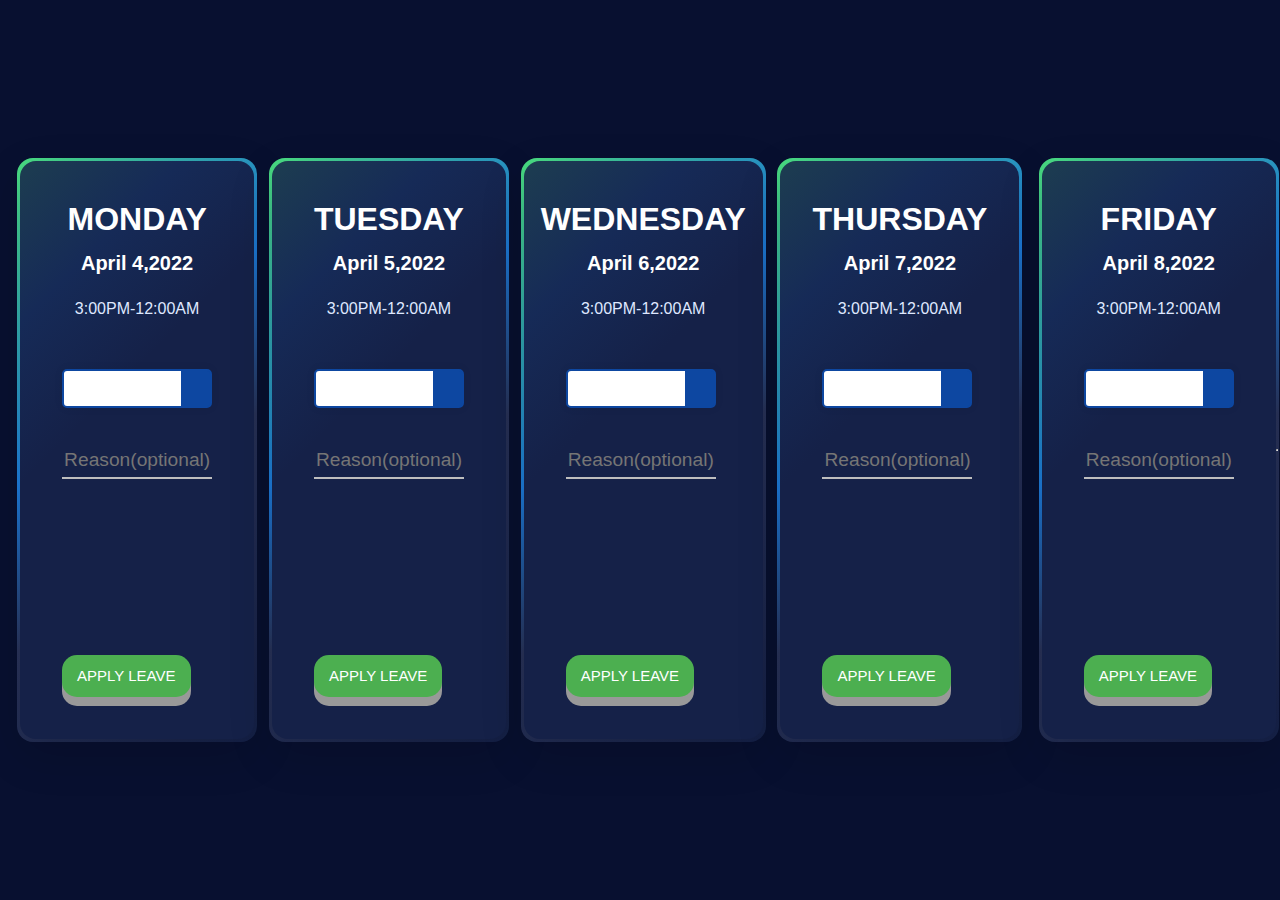
<file: card.html>
<html>
<head>
 <!--<link rel="stylesheet" href="https://cdnjs.cloudflare.com/ajax/libs/font-awesome/5.15.4/css/all.min.css" integrity="sha512-1ycn6IcaQQ40/MKBW2W4Rhis/DbILU74C1vSrLJxCq57o941Ym01SwNsOMqvEBFlcgUa6xLiPY/NS5R+E6ztJQ==" crossorigin="anonymous" referrerpolicy="no-referrer" />--> 

<style>

:root {  
       --c-blue-900: #081030;  
       --c-blue-800: #111b40;  
       --c-blue-700: #152148;  
       --c-blue-500: #1d7bdb;  
       --c-blue-300: #293359;  
       --c-blue-200: #4e5985;  
       --c-blue-100: #dfe8ff;  
       --c-green-400: #4ade80;  
 }  
 /* Some basic CSS overrides */  
  body {  
       line-height: 1.5;  
       font-family: "Outfit", sans-serif;  
       display: flex;  
       align-items: center;  
       justify-content: center;  
       background-color: var(--c-blue-900);  
       color: var(--c-blue-100);  
       padding: 5vh 25px;  
 }  
  button, input, select, textarea {  
       font: inherit;  
 }  
  a {  
       color: inherit;  
 }  
 /* End basic CSS override */  
  .price-table {  
       background-color: var(--c-blue-700);  
       border-radius: 16px;  
       max-width: 155px;  
       padding: 42px;  
       display: flex;  
       flex-direction: column;  
       box-shadow: 0 15px 45px 0 rgba(0, 0, 0, 0.15);  
       position: relative;  
       background-image: linear-gradient(135deg, rgba(74, 222, 128, 0.15), rgba(29, 123, 219, 0.1) 20%, var(--c-blue-700) 40%, var(--c-blue-700) 100%);  
 }  
  .price-table:after {  
       content: "";  
       display: block;  
       top: -3px;  
       left: -3px;  
       bottom: -3px;  
       right: -3px;  
       z-index: -1;  
       position: absolute;  
       border-radius: 16px;  
       background-image: linear-gradient(135deg, var(--c-green-400), var(--c-blue-500) 40%, var(--c-blue-300) 60%, var(--c-blue-700) 100%);  
 }  
  .price-table .price {  
       font-size: 2rem;  
       line-height: 1;  
       font-weight: 700;  
       display: inline-flex;  
       align-self: center;  
       align-items: center;  
       gap: 4px;  
       position: relative;  
       color: #fff;  
 }  
  .price-table .price small {  
       font-size: 1.25rem;  
       font-weight: 400;  
       position: absolute;  
       left: -1.5ch;  
 }  
  .price-table .title {  
       font-size: 1.25rem;  
       font-weight: 600;  
       line-height: 1.25;  
       text-align: center;  
       margin-top: 16px;  
       color: #fff;  
 }  
  .price-table .description {  
       font-size: 1rem;  
       text-align: center;  
       margin-top: 4px;  
 }  
  .features {  
       margin-top: 32px;  
 }  
  .feature {  
       position: relative;  
 }  
  .feature + .feature {  
       margin-top: 16px;  
 }  
  .feature summary {  
       display: inline-flex;  
       align-items: center;  
       list-style: none;  
 }  
  .feature summary::-webkit-details-marker {  
       display: none;  
 }  
  .feature[open] summary:after {  
       content: "";  
       display: block;  
       top: 0;  
       left: 0;  
       right: 0;  
       bottom: 0;  
       position: fixed;  
       z-index: 50;  
 }  
  .feature[open] div {  
       animation: scale 0.15s ease;  
 }  
  .feature .checkmark {  
       width: 24px;  
       height: 24px;  
       border-radius: 50%;  
       background-color: var(--c-green-400);  
       display: flex;  
       align-items: center;  
       justify-content: center;  
       margin-right: 12px;  
 }  
  .feature .checkmark svg {  
       width: 18px;  
       height: 18px;  
       color: #fff;  
 }  
  .feature .question-icon {  
       display: flex;  
       align-items: center;  
       margin-left: 6px;  
       cursor: pointer;  
 }  
  .feature .answer {  
       padding: 12px;  
       background-color: var(--c-blue-800);  
       border-radius: 6px;  
       position: absolute;  
       top: -12px;  
       z-index: 100;  
       transform: translatey(-100%) translatex(-50%);  
       transform-origin: bottom center;  
       width: 80%;  
       left: 50%;  
       border: 1px solid var(--c-blue-300);  
       box-shadow: 0 15px 30px 0 rgba(0, 0, 0, 0.1);  
 }  
  @keyframes scale {  
       0% {  
            transform: translatey(-100%) translatex(-50%) scale(0);  
      }  
       100% {  
            transform: translatey(-100%) translatex(-50%) scale(1);  
      }  
 }
.container{  
   width: 150px;  
   position: relative;  
 }  
 .btn{  
   width: 100%;  
   height: 35px;  
   cursor: pointer;  
   position: relative;  
   display: flex;  
 }  
 .btn::before{  
   content: 'Reason';  
   display: flex;  
   align-items: center;  
   width: 100%;  
   height: 100%;  
   background: white;  
   border-radius: 5px;  
   box-shadow: 0 0 10px rgba(0, 0, 0, 0.062);  
   border: 2px solid #0D47A1;  
   padding-left: 1em;  
   background: linear-gradient(to right, white 80%, #0D47A1 20%);  
 }  
 .btn::after{  
   content: '\f062';  
   position: absolute;  
   right: 0;  
   display: flex;  
   align-items: center;  
   justify-content: center;  
   font-family: 'Font Awesome 5 Free';  
   font-weight: 700;  
   width: 20%;  
   height: 110%;  
   color: white;  
   transform: rotate(180deg);  
   transition: all .4s;  
 }  
 .btn:checked::after{  
   transform: rotate(0deg);  
 }  
 .list{  
   position: absolute;  
   margin-top: 0.5em;  
   width: 100%;  
   height: 175px;  
   clip-path: polygon(0 0, 100% 0, 100% 0, 0 0);  
   display: flex;  
   flex-direction: column;  
   transition: all .4s;  
 }  
 input:checked ~ .list{  
   clip-path: none;  
 }  
 .list a{  
   height: 25%;  
   display: flex;  
   align-items: center;  
   padding: 0.3em 0 0.3em 1em;  
   text-decoration: none;  
   margin: 0.3em 0;  
   background: white;  
   color: rgb(36, 36, 36);  
   border-radius: 5px;  
   box-shadow: 0 0 10px rgba(0, 0, 0, 0.062);  
   transition: background .4s;  
 }  
 .list a:hover{  
   background: #FF5F6D;  
   color: white;  
 }   
input{
    width: 150px;
    height: 35px;
    margin: 8px 0;
    font-size: 1.2rem;
    border: none;
    background: transparent;
    outline: none;
    color: white;

}
.text{
    border-bottom: 2px solid rgb(190,190,190);
}
.button {
  display: inline-block;
  padding: 10px 15px;
  font-size: 15px;
  cursor: pointer;
  text-align: center;
  text-decoration: none;
  outline: none;
  color: #fff;
  background-color: #4CAF50;
  border: none;
  border-radius: 15px;
  box-shadow: 0 9px #999;
}

.button:hover {background-color: #3e8e41}

.button:active {
  background-color: #3e8e41;
  box-shadow: 0 5px #666;
  transform: translateY(4px);
}
</style>
</head>
<body>

&nbsp&nbsp&nbsp&nbsp
<div class="price-section">  
      <article class="price-table">  
           <div class="price">MONDAY</div>  
           <h2 class="title">April 4,2022</h2>  
           <p class="description">3:00PM-12:00AM 
           </p>  
           <br>
<div class="container">  
     <input type="checkbox" name="" id="" class="btn" placeholder="Select Category">  
     <div class="list">  
       <a href="#">&nbspSick Leave</a>  
       <a href="#">&nbspCasual Leave</a>  
       <a href="#">&nbspOther</a>      
     </div> 
           </div>  <br>

        <input type="email" name="" id="" class="text" placeholder="Reason(optional)"><br>
<br><br><br>  <br><br><br> <a href="applied.html"> <button class="button">APPLY LEAVE</button></a>
      </article>  </div>&nbsp&nbsp&nbsp&nbsp
<div class="price-section">  
      <article class="price-table">  
           <div class="price">TUESDAY</div>  
           <h2 class="title">April 5,2022</h2>  
           <p class="description">3:00PM-12:00AM 
           </p>  
           <br>
<div class="container">  
     <input type="checkbox" name="" id="" class="btn" placeholder="Select Category">  
     <div class="list">  
       <a href="#">&nbspSick Leave</a>  
       <a href="#">&nbspCasual Leave</a>  
       <a href="#">&nbspOther</a>      
     </div> 
           </div>  <br>

        <input type="email" name="" id="" class="text" placeholder="Reason(optional)"><br>
<br><br><br>  <br><br><br><a href="applied.html"> <button class="button">APPLY LEAVE</button></a>
      </article>  </div>&nbsp&nbsp&nbsp&nbsp

<div class="price-section">  
      <article class="price-table">  
           <div class="price">WEDNESDAY</div>  
           <h2 class="title">April 6,2022</h2>  
           <p class="description">3:00PM-12:00AM 
           </p>  
           <br>
<div class="container">  
     <input type="checkbox" name="" id="" class="btn" placeholder="Select Category">  
     <div class="list">  
       <a href="#">&nbspSick Leave</a>  
       <a href="#">&nbspCasual Leave</a>  
       <a href="#">&nbspOther</a>      
     </div> 
           </div>  <br>

        <input type="email" name="" id="" class="text" placeholder="Reason(optional)"><br>
<br><br><br>  <br><br><br> <a href="applied.html"> <button class="button">APPLY LEAVE</button></a>
      </article>  </div>&nbsp&nbsp&nbsp&nbsp

<div class="price-section">  
      <article class="price-table">  
           <div class="price">THURSDAY</div>  
           <h2 class="title">April 7,2022</h2>  
           <p class="description">3:00PM-12:00AM 
           </p>  
           <br>
<div class="container">  
     <input type="checkbox" name="" id="" class="btn" placeholder="Select Category">  
     <div class="list">  
       <a href="#">&nbspSick Leave</a>  
       <a href="#">&nbspCasual Leave</a>  
       <a href="#">&nbspOther</a>      
     </div> 
           </div>  <br>

        <input type="email" name="" id="" class="text" placeholder="Reason(optional)"><br>
<br><br><br>  <br><br><br> <a href="applied.html"> <button class="button">APPLY LEAVE</button></a>
      </article>  </div>&nbsp&nbsp&nbsp&nbsp&nbsp

<div class="price-section">  
      <article class="price-table">  
           <div class="price">FRIDAY</div>  
           <h2 class="title">April 8,2022</h2>  
           <p class="description">3:00PM-12:00AM 
           </p>  
           <br>
<div class="container">  
     <input type="checkbox" name="" id="" class="btn" placeholder="Select Category">  
     <div class="list">  
       <a href="#">&nbspSick Leave</a>  
       <a href="#">&nbspCasual Leave</a>  
       <a href="#">&nbspOther</a>      
     </div> 
           </div>  <br>

        <input type="email" name="" id="" class="text" placeholder="Reason(optional)"><br>
<br><br><br>  <br><br><br><a href="applied.html"> <button class="button">APPLY LEAVE</button></a>
      </article>  </div><hr>

</body>
</html>
</file>
